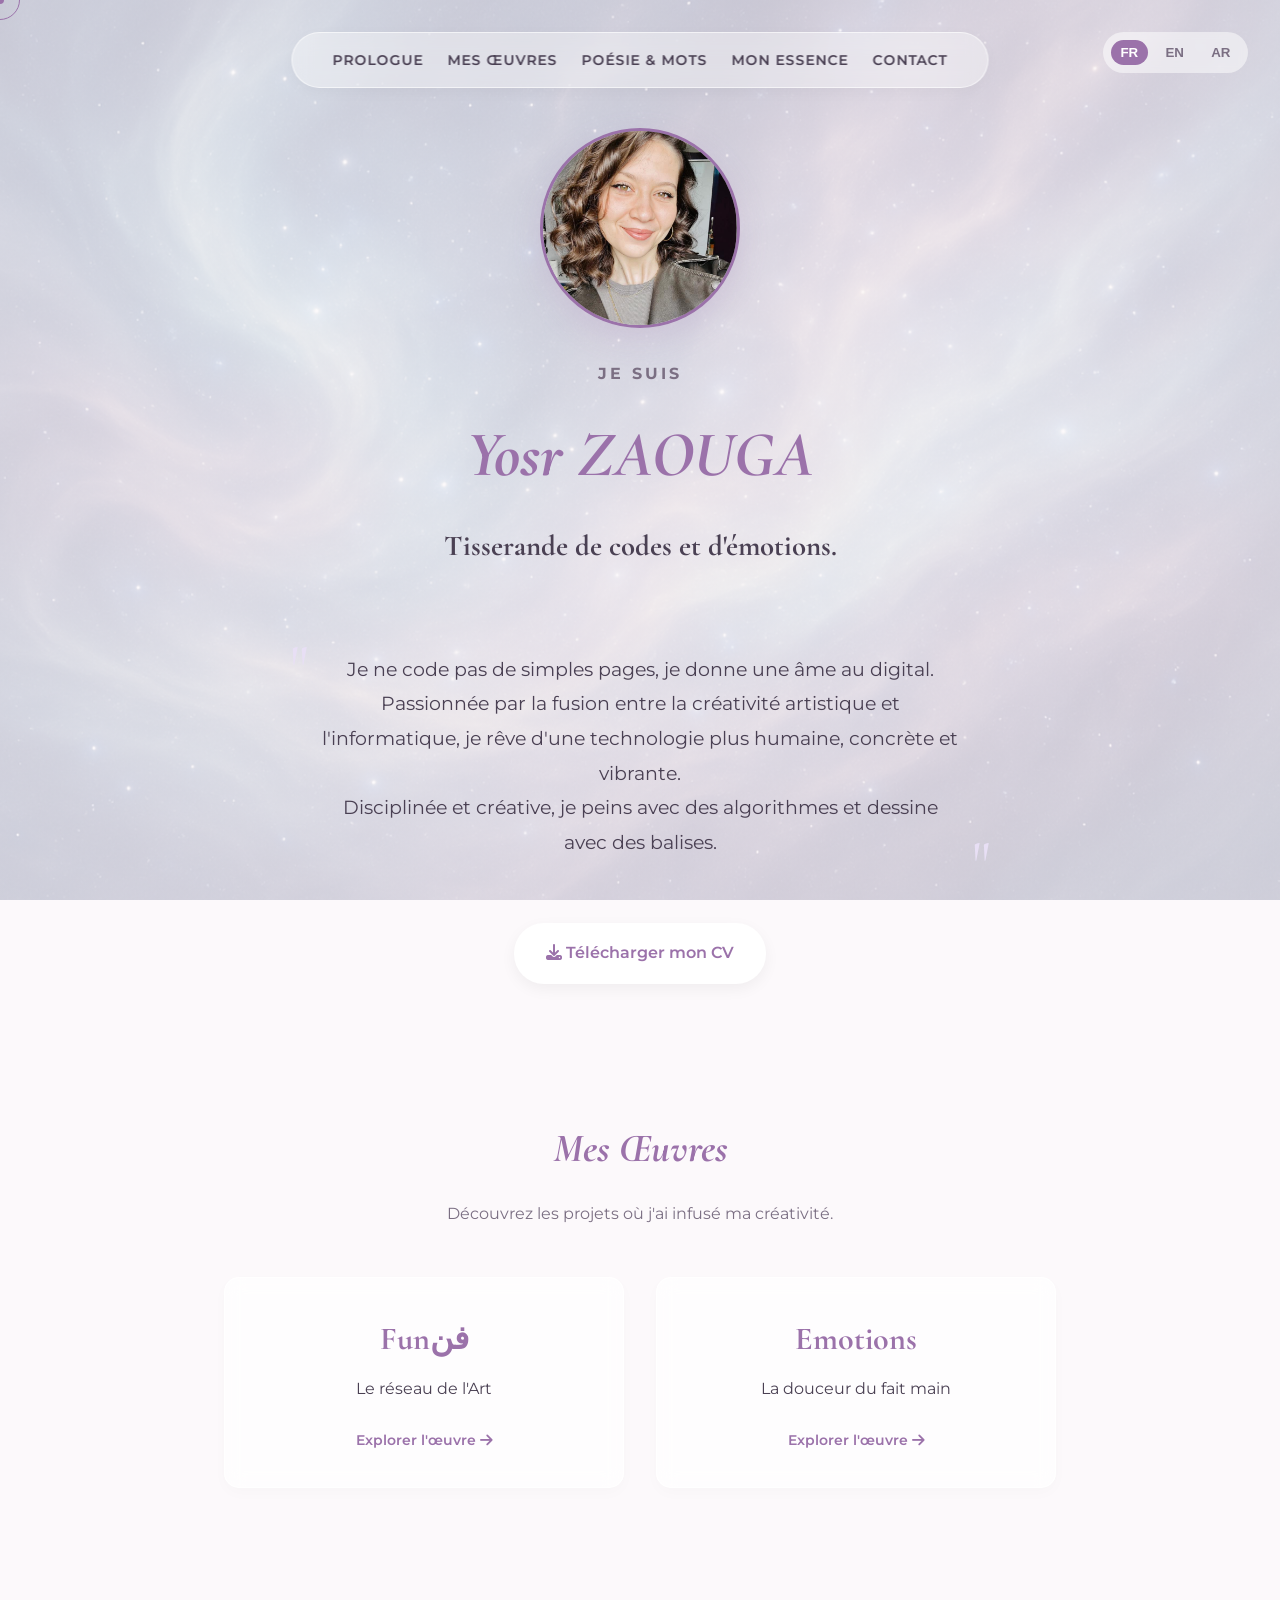
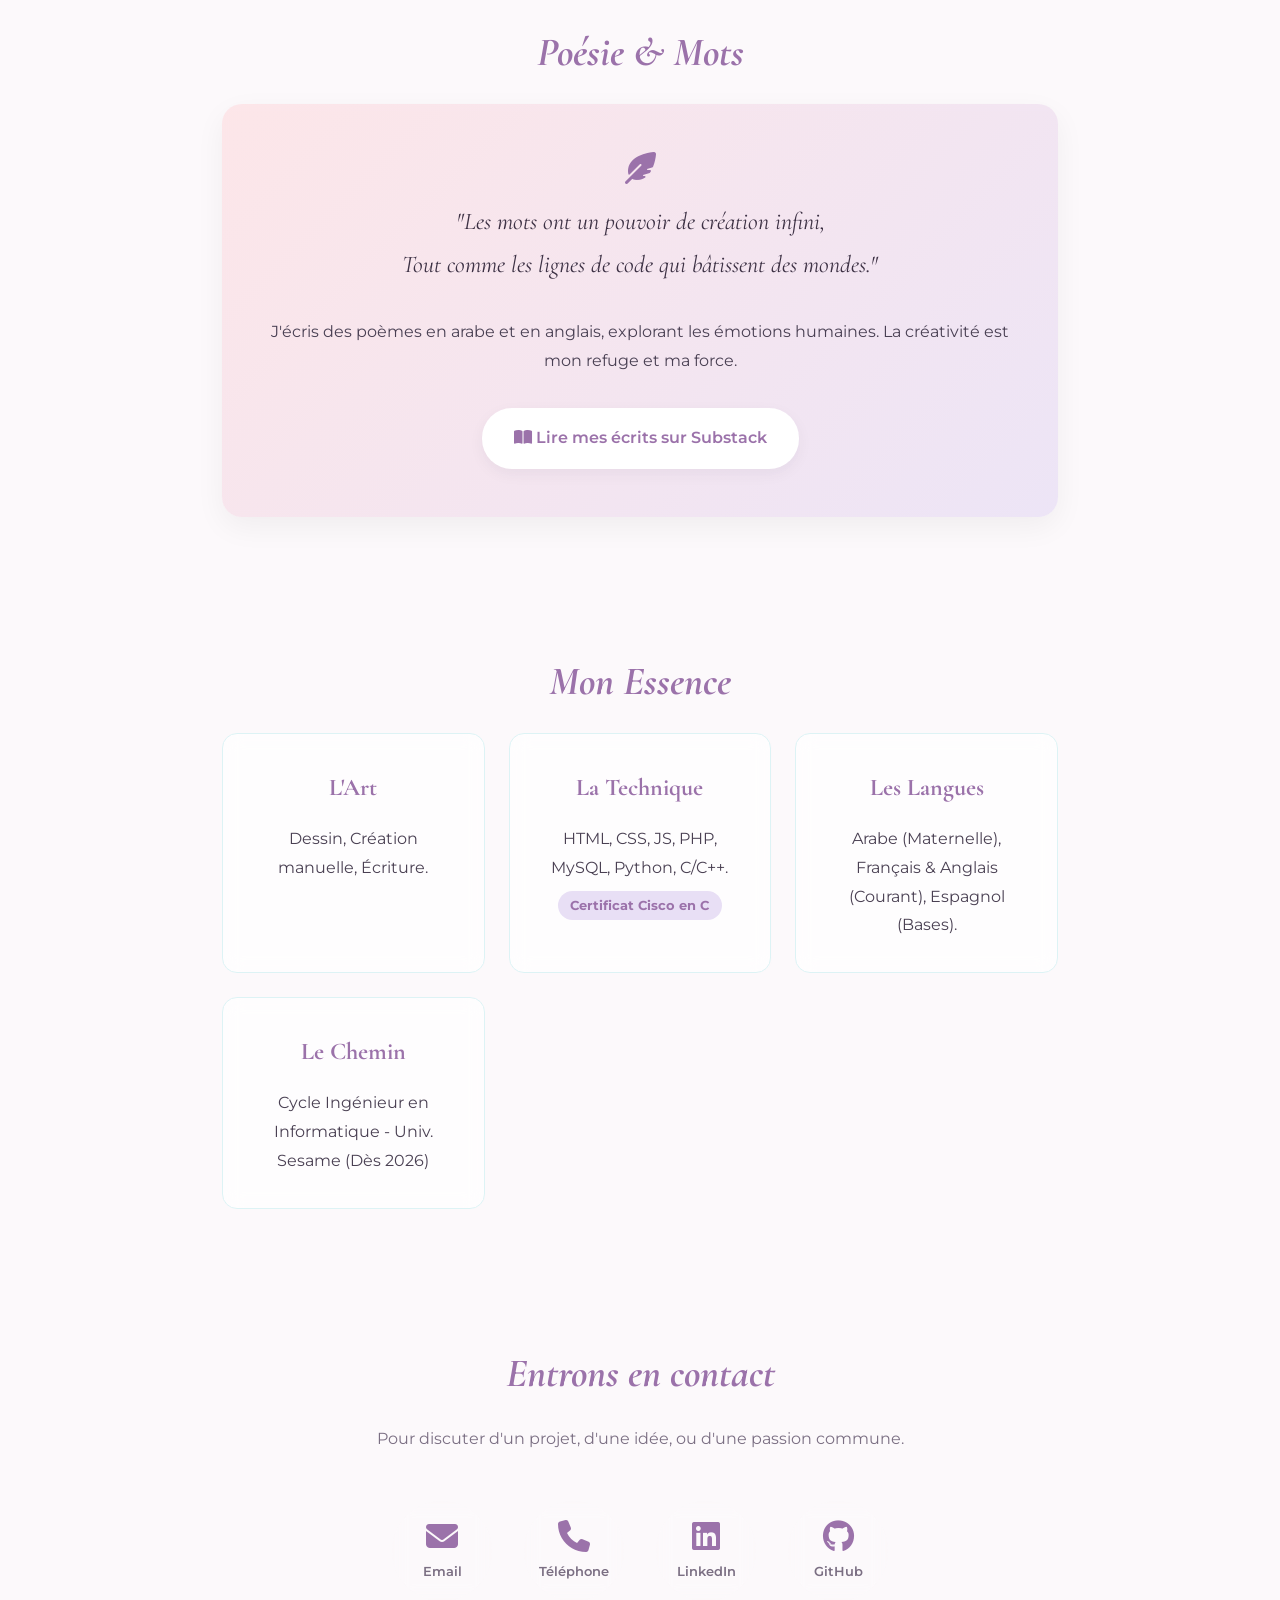
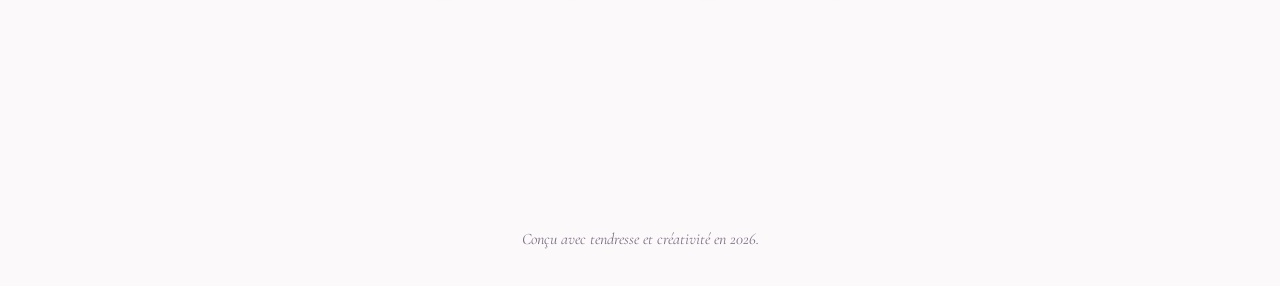
<file: index.html>
<!DOCTYPE html>
<html lang="fr" dir="ltr">
<head>
    <meta charset="UTF-8">
    <meta name="viewport" content="width=device-width, initial-scale=1.0">
    <title>Mon Univers Créatif</title>
    <link href="https://fonts.googleapis.com/css2?family=Cairo:wght@300;400;600&family=Cormorant+Garamond:ital,wght@0,400;0,600;1,400&family=Montserrat:wght@300;400;600&display=swap" rel="stylesheet">
    <link rel="stylesheet" href="https://cdnjs.cloudflare.com/ajax/libs/font-awesome/6.4.0/css/all.min.css">
    <link rel="stylesheet" href="style.css">
</head>
<body>
    <!-- Custom Cursor -->
    <div class="cursor-dot"></div>
    <div class="cursor-outline"></div>

    <!-- Language Switcher -->
    <div class="lang-switcher">
        <button class="lang-btn active" data-lang="fr">FR</button>
        <button class="lang-btn" data-lang="en">EN</button>
        <button class="lang-btn" data-lang="ar">AR</button>
    </div>

    <!-- Decorative background elements -->
    <div class="pastel-blob blob-top-left"></div>
    <div class="pastel-blob blob-bottom-right"></div>
    <div class="pastel-blob blob-center"></div>

    <!-- Hamburger Menu Button (mobile) -->
    <button class="hamburger" aria-label="Menu">
        <span></span><span></span><span></span>
    </button>

    <nav class="poetic-nav">
        <ul>
            <li><a href="#prologue" data-i18n="nav1">Prologue</a></li>
            <li><a href="#oeuvres" data-i18n="nav2">Mes Œuvres</a></li>
            <li><a href="#poesie" data-i18n="nav3">Poésie & Mots</a></li>
            <li><a href="#essence" data-i18n="nav4">Mon Essence</a></li>
            <li><a href="#contact" data-i18n="nav5">Contact</a></li>
        </ul>
    </nav>

    <main class="story-container">
        <!-- Photo and Intro Section -->
        <section id="prologue" class="chapter">
            <div class="profile-photo-container">
                <img src="ma-photo.jpeg" class="profile-img" alt="Mon portrait">
            </div>
            
            <h1 class="title-poetic">
                <span class="small-text" data-i18n="iam">Je suis</span>
                <span class="name-text">Yosr ZAOUGA</span>
                <span class="role-text" data-i18n="role">Tisserande de codes et d'émotions.</span>
            </h1>
            
            <div class="verse">
                <p data-i18n="verse1">Je ne code pas de simples pages, je donne une âme au digital.</p>
                <p data-i18n="verse2">Passionnée par la fusion entre la créativité artistique et l'informatique, je rêve d'une technologie plus humaine, concrète et vibrante.</p>
                <p data-i18n="verse3">Disciplinée et créative, je peins avec des algorithmes et dessine avec des balises.</p>
            </div>

            <div class="action-buttons">
                <!-- Lien vers ton CV en PDF -->
                <a href="mon_cv.pdf" target="_blank" class="btn-poetic" data-i18n="btnCv">
                    <i class="fa-solid fa-download"></i> Télécharger mon CV
                </a>
            </div>
        </section>

        <!-- Projects Section -->
        <section id="oeuvres" class="chapter">
            <h2 class="chapter-title" data-i18n="oeuvresTitle">Mes Œuvres</h2>
            <p class="chapter-intro" data-i18n="oeuvresIntro">Découvrez les projets où j'ai infusé ma créativité.</p>
            
            <div class="gallery">
                <a href="funfen.html" class="art-frame">
                    <div class="frame-content">
                        <h3>Funفن</h3>
                        <p class="subtitle" data-i18n="funfenSub">Le réseau de l'Art</p>
                        <span class="discover-link" data-i18n="explore">Explorer l'œuvre <i class="fa-solid fa-arrow-right"></i></span>
                    </div>
                </a>

                <a href="emotions.html" class="art-frame">
                    <div class="frame-content">
                        <h3>Emotions</h3>
                        <p class="subtitle" data-i18n="emotionsSub">La douceur du fait main</p>
                        <span class="discover-link" data-i18n="explore">Explorer l'œuvre <i class="fa-solid fa-arrow-right"></i></span>
                    </div>
                </a>
            </div>
        </section>

        <!-- Poetry / Substack Section -->
        <section id="poesie" class="chapter">
            <h2 class="chapter-title" data-i18n="poesieTitle">Poésie et Mots</h2>
            <div class="poetry-box">
                <i class="fa-solid fa-feather-pointed icon-feather"></i>
                <p class="poem-extract" data-i18n="poem">
                    "Les mots ont un pouvoir de création infini,<br>
                    Tout comme les lignes de code qui bâtissent des mondes."
                </p>
                <p data-i18n="poesieDesc">J'écris des poèmes en arabe et en anglais, explorant les émotions humaines. La créativité est mon refuge et ma force.</p>
                
                <a href="https://substack.com/@yosrzaouga?r=88w36p&utm_medium=ios&utm_source=stories&shareImageVariant=image" target="_blank" class="btn-poetic" data-i18n="btnSubstack">
                    <i class="fa-solid fa-book-open"></i> Lire mes écrits sur Substack
                </a>
            </div>
        </section>

        <!-- Skills and Education (Essence) Section -->
        <section id="essence" class="chapter">
            <h2 class="chapter-title" data-i18n="essenceTitle">Mon Essence</h2>
            <div class="essence-grid">
                <div class="essence-card">
                    <h3 data-i18n="art"><i class="fa-solid fa-wand-magic-sparkles"></i> L'Art</h3>
                    <p data-i18n="artDesc">Dessin, Création manuelle, Écriture.</p>
                </div>
                <a href="certifications.html" class="essence-card clickable-card">
                    <h3 data-i18n="tech"><i class="fa-solid fa-code"></i> La Technique</h3>
                    <p>HTML, CSS, JS, PHP, MySQL, Python, C/C++.</p>
                    <p class="badge">Certificat Cisco en C</p>
                </a>
                <div class="essence-card">
                    <h3 data-i18n="langTitle"><i class="fa-solid fa-language"></i> Les Langues</h3>
                    <p data-i18n="langDesc">Arabe (Maternelle), Français & Anglais (Courant), Espagnol (Bases).</p>
                </div>
                <div class="essence-card">
                    <h3 data-i18n="path"><i class="fa-solid fa-graduation-cap"></i> Le Chemin</h3>
                    <p data-i18n="pathDesc">Cycle Ingénieur en Informatique - Univ. Sesame (Dès 2026)</p>
                </div>
            </div>
        </section>

        <!-- Contact Section -->
        <section id="contact" class="chapter">
            <h2 class="chapter-title" data-i18n="contactTitle">Entrons en contact</h2>
            <p class="chapter-intro" data-i18n="contactIntro">Pour discuter d'un projet, d'une idée, ou d'une passion commune.</p>
            
            <div class="contact-grid">
                <a href="mailto:zaouga.yosr1@gmail.com" class="contact-item">
                    <i class="fa-solid fa-envelope"></i>
                    <span>Email</span>
                </a>
                <a href="tel:+21651198434" class="contact-item">
                    <i class="fa-solid fa-phone"></i>
                    <span>Téléphone</span>
                </a>
                <a href="https://www.linkedin.com/in/yosr-z-2aa70a371?utm_source=share_via&utm_content=profile&utm_medium=member_ios" target="_blank" class="contact-item">
                    <i class="fa-brands fa-linkedin"></i>
                    <span>LinkedIn</span>
                </a>
                <a href="https://github.com/yosr-zg" target="_blank" class="contact-item">
                    <i class="fa-brands fa-github"></i>
                    <span>GitHub</span>
                </a>
            </div>
        </section>
    </main>

    <footer class="poetic-footer">
        <p data-i18n="footer">Conçu avec tendresse et créativité en 2026.</p>
    </footer>

    <script src="script.js"></script>
    <script src="i18n.js"></script>
</body>
</html>
</file>
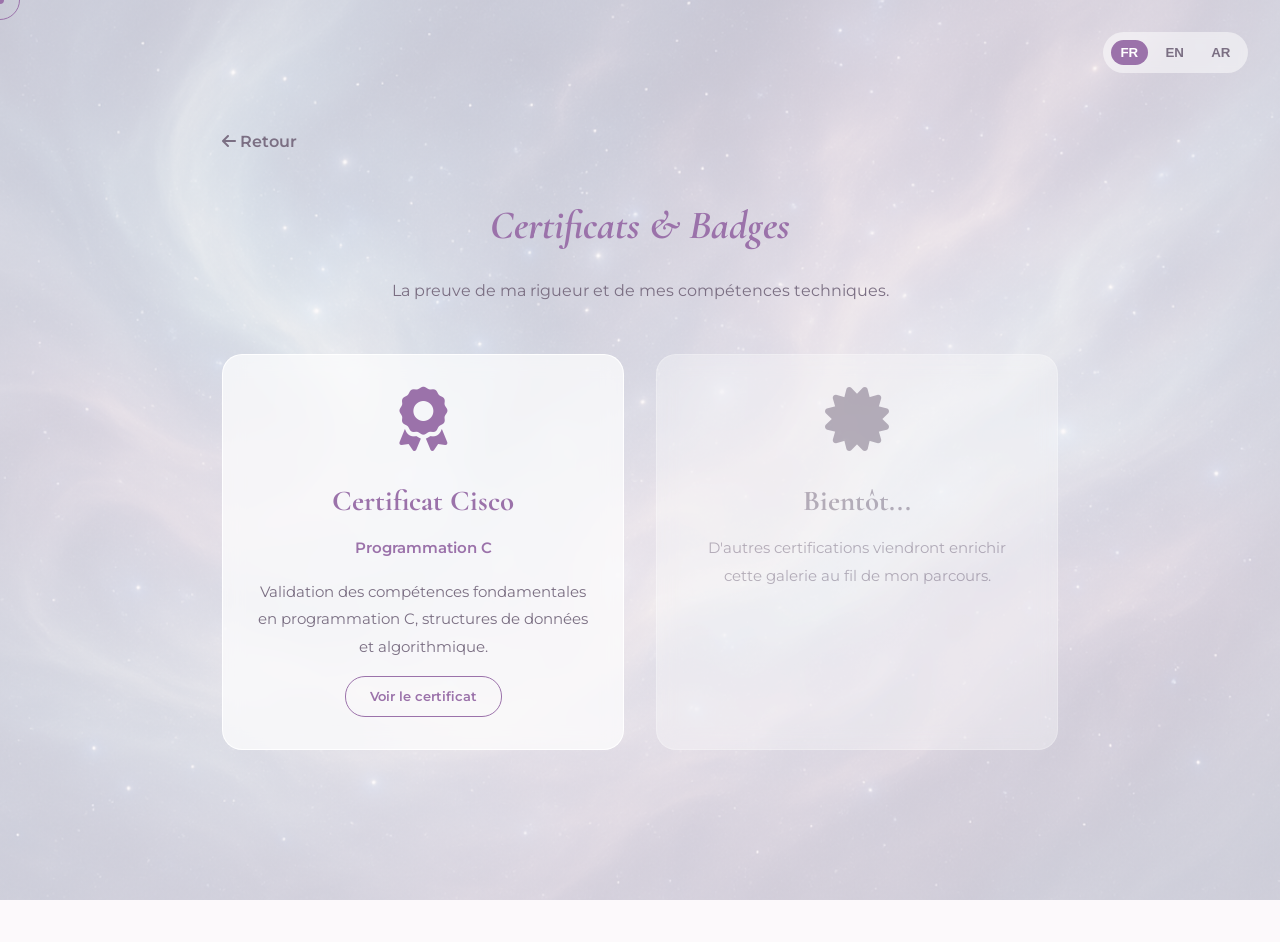
<file: certifications.html>
<!DOCTYPE html>
<html lang="fr" dir="ltr">
<head>
    <meta charset="UTF-8">
    <meta name="viewport" content="width=device-width, initial-scale=1.0">
    <title>Certificats & Badges | Portfolio Créatif</title>
    <link href="https://fonts.googleapis.com/css2?family=Cairo:wght@300;400;600&family=Cormorant+Garamond:ital,wght@0,400;0,600;1,400&family=Montserrat:wght@300;400;600&display=swap" rel="stylesheet">
    <link rel="stylesheet" href="https://cdnjs.cloudflare.com/ajax/libs/font-awesome/6.4.0/css/all.min.css">
    <link rel="stylesheet" href="style.css">
    <style>
        .cert-grid {
            display: grid;
            grid-template-columns: repeat(auto-fit, minmax(280px, 1fr));
            gap: 2rem;
            margin-top: 3rem;
        }
        .cert-card {
            background: rgba(255,255,255,0.7);
            backdrop-filter: blur(10px);
            border: 1px solid rgba(255,255,255,0.9);
            border-radius: 20px;
            padding: 2rem;
            text-align: center;
            transition: transform 0.3s, border-color 0.3s;
        }
        .cert-card:hover {
            transform: translateY(-10px);
            border-color: var(--accent-purple);
            box-shadow: 0 10px 30px rgba(155, 114, 170, 0.2);
        }
        .cert-icon {
            font-size: 4rem;
            color: var(--accent-purple);
            margin-bottom: 1.5rem;
        }
        .cert-card h3 {
            font-family: var(--font-serif);
            font-size: 1.8rem;
            color: var(--accent-purple);
            margin-bottom: 0.5rem;
        }
        .cert-card p { color: var(--text-light); font-size: 0.95rem; }
        .cert-link {
            display: inline-block;
            margin-top: 1rem;
            padding: 0.5rem 1.5rem;
            border: 1px solid var(--accent-purple);
            border-radius: 20px;
            text-decoration: none;
            color: var(--accent-purple);
            font-weight: 600;
            font-size: 0.8rem;
            transition: all 0.3s;
        }
        .cert-link:hover { background: var(--accent-purple); color: #fff; }
    </style>
</head>
<body>
    <div class="cursor-dot"></div>
    <div class="cursor-outline"></div>

    <!-- Language Switcher -->
    <div class="lang-switcher">
        <button class="lang-btn" data-lang="fr">FR</button>
        <button class="lang-btn" data-lang="en">EN</button>
        <button class="lang-btn" data-lang="ar">AR</button>
    </div>

    <main class="story-container">
        <a href="index.html#essence" class="back-link" data-i18n="backLink"><i class="fa-solid fa-arrow-left"></i> Retour</a>

        <div class="chapter visible">
            <header style="text-align: center; margin-bottom: 2rem;">
                <h1 class="chapter-title" data-i18n="pageTitle">Certificats & Badges</h1>
                <p class="chapter-intro" data-i18n="pageIntro">La preuve de ma rigueur et de mes compétences techniques.</p>
            </header>

            <div class="cert-grid">
                <div class="cert-card">
                    <i class="fa-solid fa-award cert-icon"></i>
                    <h3 data-i18n="certName">Certificat Cisco</h3>
                    <p style="font-weight: 600; color: var(--accent-purple);" data-i18n="certSub">Programmation C</p>
                    <p style="margin-top: 1rem;" data-i18n="certDesc">Validation des compétences fondamentales en programmation C, structures de données et algorithmique.</p>
                    <a href="c_certif.pdf" target="_blank" class="cert-link" data-i18n="certBtn">Voir le certificat</a>
                </div>

                <div class="cert-card" style="opacity: 0.5;">
                    <i class="fa-solid fa-certificate cert-icon" style="color: var(--text-light);"></i>
                    <h3 style="color: var(--text-light);" data-i18n="soonTitle">Bientôt...</h3>
                    <p data-i18n="soonText">D'autres certifications viendront enrichir cette galerie au fil de mon parcours.</p>
                </div>
            </div>
        </div>
    </main>

    <script src="script.js"></script>
    <script src="i18n.js"></script>
</body>
</html>
</file>
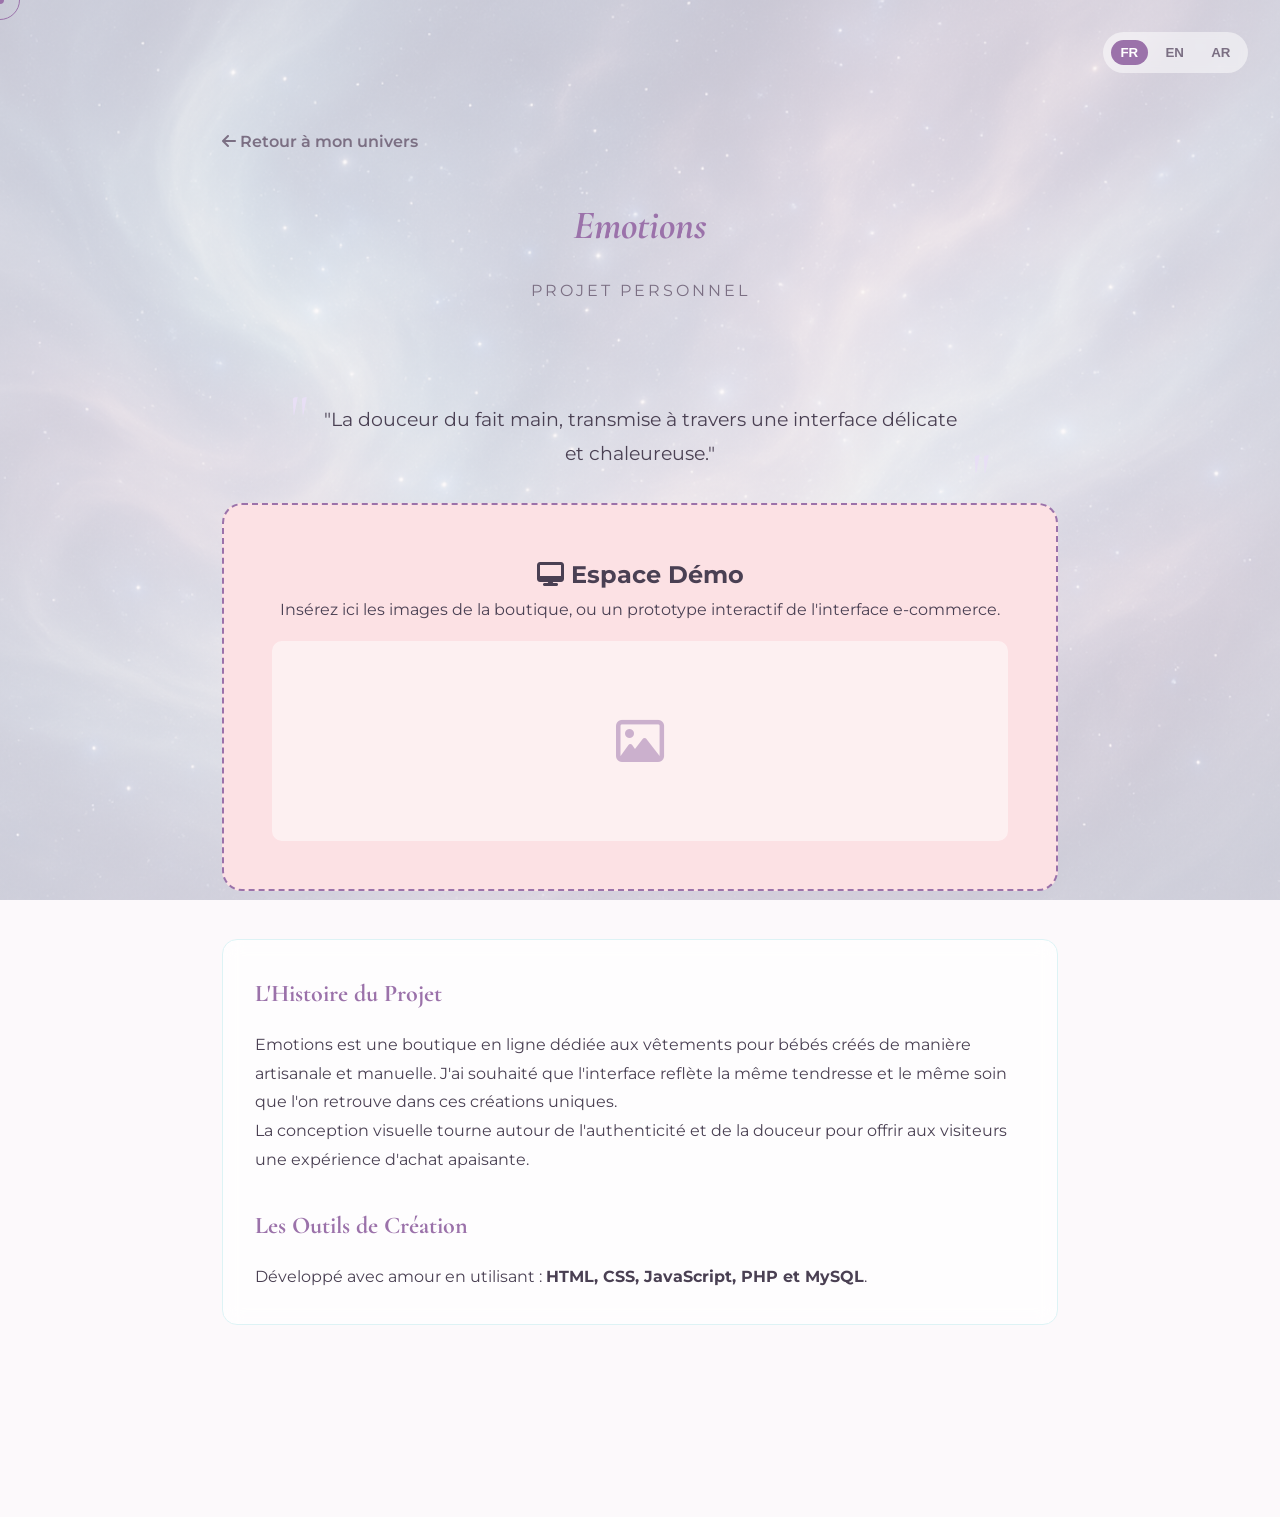
<file: emotions.html>
<!DOCTYPE html>
<html lang="fr" dir="ltr">
<head>
    <meta charset="UTF-8">
    <meta name="viewport" content="width=device-width, initial-scale=1.0">
    <title>Projet Emotions | Portfolio Créatif</title>
    <link rel="stylesheet" href="style.css">
    <link href="https://fonts.googleapis.com/css2?family=Cairo:wght@300;400;600&family=Cormorant+Garamond:ital,wght@0,400;0,600;1,400&family=Montserrat:wght@300;400;600&display=swap" rel="stylesheet">
    <link rel="stylesheet" href="https://cdnjs.cloudflare.com/ajax/libs/font-awesome/6.4.0/css/all.min.css">
    <style>
        .project-header { text-align: center; margin-bottom: 4rem; }
        .project-demo { background: var(--pastel-pink); padding: 3rem; border-radius: 20px; margin-bottom: 3rem; text-align: center; border: 2px dashed var(--accent-purple); }
    </style>
</head>
<body>
    <div class="cursor-dot"></div>
    <div class="cursor-outline"></div>

    <!-- Language Switcher -->
    <div class="lang-switcher">
        <button class="lang-btn" data-lang="fr">FR</button>
        <button class="lang-btn" data-lang="en">EN</button>
        <button class="lang-btn" data-lang="ar">AR</button>
    </div>

    <main class="story-container">
        <a href="index.html" class="back-link" data-i18n="backLink"><i class="fa-solid fa-arrow-left"></i> Retour à mon univers</a>

        <div class="chapter visible">
            <header class="project-header">
                <h1 class="chapter-title">Emotions</h1>
                <p class="small-text" data-i18n="projectDate">Projet personnel</p>
            </header>

            <div class="verse">
                <p data-i18n="projectQuote">"La douceur du fait main, transmise à travers une interface délicate et chaleureuse."</p>
            </div>

            <div class="project-demo">
                <h2 data-i18n="demoTitle"><i class="fa-solid fa-desktop"></i> Espace Démo</h2>
                <p data-i18n="demoText">Insérez ici les images de la boutique, ou un prototype interactif de l'interface e-commerce.</p>
                <div style="height: 200px; display: flex; align-items: center; justify-content: center; background: rgba(255,255,255,0.5); margin-top: 1rem; border-radius: 10px;">
                    <i class="fa-regular fa-image fa-3x" style="color: var(--accent-purple); opacity: 0.5;"></i>
                </div>
            </div>

            <div class="essence-grid" style="grid-template-columns: 1fr;">
                <div class="essence-card" style="text-align: left;">
                    <h3 data-i18n="historyTitle">L'Histoire du Projet</h3>
                    <p data-i18n="historyText">Emotions est une boutique en ligne dédiée aux vêtements pour bébés créés de manière artisanale et manuelle. J'ai souhaité que l'interface reflète la même tendresse et le même soin que l'on retrouve dans ces créations uniques.</p>
                    <p data-i18n="historyText2">La conception visuelle tourne autour de l'authenticité et de la douceur pour offrir aux visiteurs une expérience d'achat apaisante.</p>
                    <br>
                    <h3 data-i18n="toolsTitle">Les Outils de Création</h3>
                    <p data-i18n="toolsText">Développé avec amour en utilisant : <strong>HTML, CSS, JavaScript, PHP et MySQL</strong>.</p>
                </div>
            </div>
        </div>
    </main>

    <script src="script.js"></script>
    <script src="i18n.js"></script>
</body>
</html>
</file>
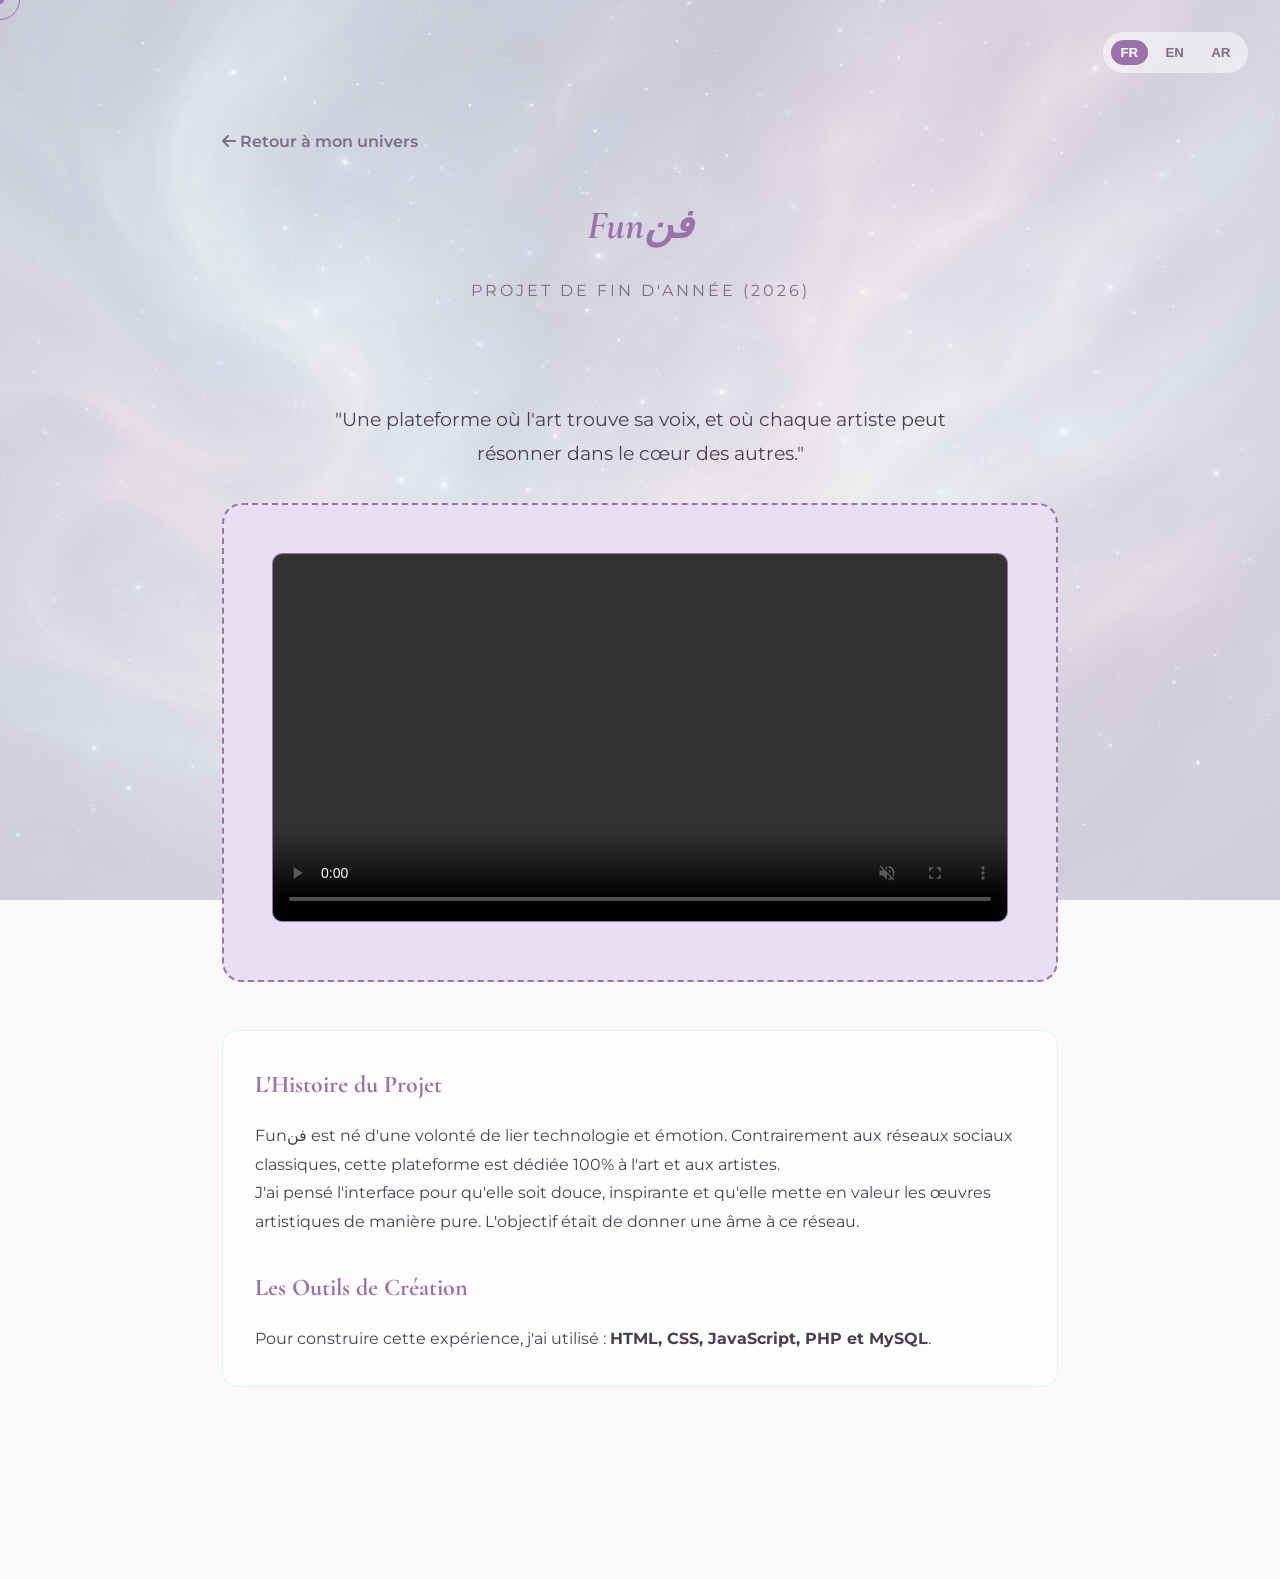
<file: funfen.html>
<!DOCTYPE html>
<html lang="fr" dir="ltr">
<head>
    <meta charset="UTF-8">
    <meta name="viewport" content="width=device-width, initial-scale=1.0">
    <title>Projet Funفن | Portfolio Créatif</title>
    <link rel="stylesheet" href="style.css">
    <link href="https://fonts.googleapis.com/css2?family=Cairo:wght@300;400;600&family=Cormorant+Garamond:ital,wght@0,400;0,600;1,400&family=Montserrat:wght@300;400;600&display=swap" rel="stylesheet">
    <link rel="stylesheet" href="https://cdnjs.cloudflare.com/ajax/libs/font-awesome/6.4.0/css/all.min.css">
    <style>
        .project-header { text-align: center; margin-bottom: 4rem; }
        .project-demo { background: var(--pastel-purple); padding: 3rem; border-radius: 20px; margin-bottom: 3rem; text-align: center; border: 2px dashed var(--accent-purple); }
    </style>
</head>
<body>
    <div class="cursor-dot"></div>
    <div class="cursor-outline"></div>

    <!-- Language Switcher -->
    <div class="lang-switcher">
        <button class="lang-btn" data-lang="fr">FR</button>
        <button class="lang-btn" data-lang="en">EN</button>
        <button class="lang-btn" data-lang="ar">AR</button>
    </div>

    <main class="story-container">
        <a href="index.html" class="back-link" data-i18n="backLink"><i class="fa-solid fa-arrow-left"></i> Retour à mon univers</a>

        <div class="chapter visible">
            <header class="project-header">
                <h1 class="chapter-title">Funفن</h1>
                <p class="small-text" data-i18n="projectDate">Projet de fin d'année (2026)</p>
            </header>

            <div class="verse">
                <p data-i18n="projectQuote">"Une plateforme où l'art trouve sa voix, et où chaque artiste peut résonner dans le cœur des autres."</p>
            </div>

            <div class="project-demo">
                <video src="video-demo.mp4" controls muted style="width: 100%; border-radius: 10px; border: 1px solid var(--accent-purple);"></video>
            </div>

            <div class="essence-grid" style="grid-template-columns: 1fr;">
                <div class="essence-card" style="text-align: left;">
                    <h3 data-i18n="historyTitle">L'Histoire du Projet</h3>
                    <p data-i18n="historyText">Funفن est né d'une volonté de lier technologie et émotion. Contrairement aux réseaux sociaux classiques, cette plateforme est dédiée 100% à l'art et aux artistes.</p>
                    <p data-i18n="historyText2">J'ai pensé l'interface pour qu'elle soit douce, inspirante et qu'elle mette en valeur les œuvres artistiques de manière pure. L'objectif était de donner une âme à ce réseau.</p>
                    <br>
                    <h3 data-i18n="toolsTitle">Les Outils de Création</h3>
                    <p data-i18n="toolsText">Pour construire cette expérience, j'ai utilisé : <strong>HTML, CSS, JavaScript, PHP et MySQL</strong>.</p>
                </div>
            </div>
        </div>
    </main>

    <script src="script.js"></script>
    <script src="i18n.js"></script>
</body>
</html>
</file>
<file: style.css>
:root {
    /* Pastel & Poetic Palette */
    --bg-color: #fcf9fb;
    --pastel-purple: #e8dff5;
    --pastel-pink: #fce1e4;
    --pastel-blue: #ddf3f5;
    --text-main: #4a4053;
    --text-light: #7b6f83;
    --accent-purple: #9b72aa;
    
    --font-serif: 'Cormorant Garamond', serif;
    --font-sans: 'Montserrat', sans-serif;
    --font-ar: 'Cairo', sans-serif;
}

* {
    margin: 0;
    padding: 0;
    box-sizing: border-box;
    cursor: none;
}

html {
    scroll-behavior: smooth;
}

body {
    background-color: var(--bg-color);
    /* Image en fond avec un léger voile blanc/pastel pour garder le texte sombre très lisible */
    background-image: linear-gradient(rgba(252, 249, 251, 0.7), rgba(252, 249, 251, 0.7)), url('background.webp');
    background-size: cover;
    background-position: center;
    background-attachment: fixed;
    background-repeat: no-repeat;

    color: var(--text-main);
    font-family: var(--font-sans);
    line-height: 1.8;
    overflow-x: hidden;
    position: relative;
    transition: direction 0.3s ease;
}

/* Arabic RTL support */
[dir="rtl"] body {
    font-family: var(--font-ar);
}
[dir="rtl"] .title-poetic, 
[dir="rtl"] .chapter-title, 
[dir="rtl"] .poem-extract, 
[dir="rtl"] .verse::before, 
[dir="rtl"] .verse::after, 
[dir="rtl"] .name-text {
    font-family: var(--font-ar);
}

/* Custom Cursor */
.cursor-dot {
    width: 8px;
    height: 8px;
    background-color: var(--accent-purple);
    border-radius: 50%;
    position: fixed;
    top: 0; left: 0;
    transform: translate(-50%, -50%);
    pointer-events: none;
    z-index: 9999;
}

.cursor-outline {
    width: 40px;
    height: 40px;
    border: 1px solid var(--accent-purple);
    border-radius: 50%;
    position: fixed;
    top: 0; left: 0;
    transform: translate(-50%, -50%);
    pointer-events: none;
    z-index: 9998;
    transition: width 0.2s, height 0.2s, background-color 0.2s;
}

/* Language Switcher */
.lang-switcher {
    position: fixed;
    top: 2rem;
    right: 2rem;
    display: flex;
    gap: 0.5rem;
    z-index: 1001;
    background: rgba(255, 255, 255, 0.5);
    padding: 0.5rem;
    border-radius: 30px;
    backdrop-filter: blur(5px);
}

.lang-btn {
    background: transparent;
    border: none;
    color: var(--text-light);
    font-weight: 600;
    cursor: none;
    padding: 0.3rem 0.6rem;
    border-radius: 20px;
    transition: all 0.3s;
}

.lang-btn.active, .lang-btn:hover {
    background: var(--accent-purple);
    color: white;
}

[dir="rtl"] .lang-switcher {
    right: auto;
    left: 2rem;
}

/* Background Blobs (Removed since we have an image, but kept structure to not break things) */
.pastel-blob {
    display: none;
}

/* Poetic Navigation */
.poetic-nav {
    position: fixed;
    top: 2rem;
    left: 50%;
    transform: translateX(-50%);
    background: rgba(255, 255, 255, 0.4);
    backdrop-filter: blur(10px);
    border: 1px solid rgba(255,255,255,0.6);
    padding: 0.8rem 2.5rem;
    border-radius: 50px;
    z-index: 1000;
    box-shadow: 0 4px 15px rgba(0,0,0,0.03);
    white-space: nowrap;
}

.poetic-nav ul {
    list-style: none;
    display: flex;
    gap: 1.5rem;
}

.poetic-nav a {
    text-decoration: none;
    color: var(--text-main);
    font-size: 0.9rem;
    text-transform: uppercase;
    letter-spacing: 1px;
    font-weight: 600;
    transition: color 0.3s;
}

.poetic-nav a:hover {
    color: var(--accent-purple);
}

/* Story Container */
.story-container {
    max-width: 900px;
    margin: 0 auto;
    padding: 8rem 2rem 4rem;
}

.chapter {
    margin-bottom: 8rem;
    opacity: 0;
    transform: translateY(30px);
    transition: all 1s ease-out;
}

.chapter.visible {
    opacity: 1;
    transform: translateY(0);
}

/* Profile Photo */
.profile-photo-container {
    display: flex;
    justify-content: center;
    margin-bottom: 2rem;
}

.photo-placeholder {
    width: 200px;
    height: 200px;
    border-radius: 50%;
    background: rgba(255,255,255,0.6);
    display: flex;
    flex-direction: column;
    align-items: center;
    justify-content: center;
    color: var(--accent-purple);
    border: 3px dashed var(--accent-purple);
    box-shadow: 0 10px 30px rgba(155, 114, 170, 0.2);
    backdrop-filter: blur(5px);
}

.profile-img {
    width: 200px;
    height: 200px;
    border-radius: 50%;
    object-fit: cover;
    border: 3px solid var(--accent-purple);
    box-shadow: 0 10px 30px rgba(155, 114, 170, 0.2);
}

.photo-placeholder i {
    font-size: 2.5rem;
    margin-bottom: 0.5rem;
}

.photo-placeholder span {
    font-size: 0.8rem;
    text-align: center;
    padding: 0 1rem;
}

/* Titles */
.title-poetic {
    text-align: center;
    display: flex;
    flex-direction: column;
    gap: 0.5rem;
    margin-bottom: 3rem;
}

.small-text {
    font-family: var(--font-sans);
    font-size: 1rem;
    text-transform: uppercase;
    letter-spacing: 3px;
    color: var(--text-light);
}

.name-text {
    font-family: var(--font-serif);
    font-size: 4rem;
    color: var(--accent-purple);
    font-style: italic;
}

.role-text {
    font-family: var(--font-serif);
    font-size: 1.8rem;
    color: var(--text-main);
}

.chapter-title {
    font-family: var(--font-serif);
    font-size: 2.5rem;
    text-align: center;
    color: var(--accent-purple);
    margin-bottom: 1rem;
    font-style: italic;
}

.chapter-intro {
    text-align: center;
    color: var(--text-light);
    margin-bottom: 3rem;
}

/* Buttons */
.btn-poetic {
    display: inline-block;
    margin-top: 2rem;
    padding: 1rem 2rem;
    background: #fff;
    color: var(--accent-purple);
    text-decoration: none;
    border-radius: 30px;
    font-weight: 600;
    transition: all 0.3s;
    box-shadow: 0 5px 15px rgba(0,0,0,0.05);
}

.btn-poetic:hover {
    background: var(--accent-purple);
    color: #fff;
}
.action-buttons { text-align: center; margin-bottom: 4rem; }

/* Verse Text */
.verse {
    text-align: center;
    font-size: 1.2rem;
    color: var(--text-main);
    max-width: 700px;
    margin: 0 auto;
    position: relative;
    padding: 2rem;
}

.verse::before, .verse::after {
    content: '"';
    font-family: var(--font-serif);
    font-size: 4rem;
    color: var(--pastel-purple);
    position: absolute;
}

.verse::before {
    top: -10px;
    left: 0;
}

.verse::after {
    bottom: -30px;
    right: 0;
}
[dir="rtl"] .verse::before { left: auto; right: 0; }
[dir="rtl"] .verse::after { right: auto; left: 0; }

/* Gallery (Projects) */
.gallery {
    display: flex;
    gap: 2rem;
    justify-content: center;
    flex-wrap: wrap;
}

.art-frame {
    text-decoration: none;
    color: inherit;
    background: rgba(255, 255, 255, 0.7);
    border: 1px solid rgba(255, 255, 255, 0.9);
    border-radius: 15px;
    padding: 2rem;
    width: 100%;
    max-width: 400px;
    text-align: center;
    transition: transform 0.4s, box-shadow 0.4s;
    box-shadow: 0 5px 15px rgba(0,0,0,0.02);
    backdrop-filter: blur(10px);
}

.art-frame:hover {
    transform: translateY(-10px);
    box-shadow: 0 15px 35px rgba(155, 114, 170, 0.15);
    background: rgba(255, 255, 255, 0.9);
}

.art-frame h3 {
    font-family: var(--font-serif);
    font-size: 2rem;
    color: var(--accent-purple);
    margin-bottom: 0.5rem;
}

.discover-link {
    display: inline-block;
    margin-top: 1.5rem;
    font-weight: 600;
    color: var(--accent-purple);
    font-size: 0.9rem;
}

/* Poetry Section */
.poetry-box {
    text-align: center;
    background: linear-gradient(135deg, rgba(252, 225, 228, 0.8) 0%, rgba(232, 223, 245, 0.8) 100%);
    padding: 3rem;
    border-radius: 20px;
    color: var(--text-main);
    box-shadow: 0 10px 30px rgba(0,0,0,0.05);
    backdrop-filter: blur(5px);
}

.icon-feather {
    font-size: 2rem;
    color: var(--accent-purple);
    margin-bottom: 1rem;
}

.poem-extract {
    font-family: var(--font-serif);
    font-size: 1.5rem;
    font-style: italic;
    margin-bottom: 2rem;
    color: #3d3144;
}

/* Essence (Skills) Grid */
.essence-grid {
    display: grid;
    grid-template-columns: repeat(auto-fit, minmax(200px, 1fr));
    gap: 1.5rem;
}

.essence-card {
    background: rgba(255,255,255,0.7);
    padding: 2rem;
    border-radius: 15px;
    text-align: center;
    border: 1px solid var(--pastel-blue);
    transition: transform 0.3s;
    backdrop-filter: blur(10px);
}

.essence-card:hover {
    transform: scale(1.05);
}

.essence-card h3 {
    font-family: var(--font-serif);
    font-size: 1.5rem;
    color: var(--accent-purple);
    margin-bottom: 1rem;
}

.essence-card i {
    display: block;
    font-size: 2rem;
    margin-bottom: 0.5rem;
    color: var(--accent-purple);
    opacity: 0.7;
}

.badge {
    display: inline-block;
    background: var(--pastel-purple);
    color: var(--accent-purple);
    padding: 0.2rem 0.8rem;
    border-radius: 20px;
    font-size: 0.8rem;
    font-weight: bold;
    margin-top: 0.5rem;
}

/* Footer */
.poetic-footer { text-align: center; padding: 2rem; font-family: var(--font-serif); color: var(--text-light); font-style: italic; }

/* Clickable Essence Card */
a.essence-card.clickable-card { display: block; text-decoration: none; color: inherit; }
[dir="rtl"] .discover-link .fa-arrow-right::before { content: "\f060"; } /* arrow left in RTL */

/* Contact Grid */
.contact-grid { display: flex; justify-content: center; gap: 2rem; flex-wrap: wrap; max-width: 600px; margin: 0 auto; }
.contact-item {
    background: var(--glass-bg); backdrop-filter: blur(10px); border: 1px solid var(--glass-border);
    border-radius: 50%; width: 100px; height: 100px; display: flex; flex-direction: column;
    align-items: center; justify-content: center; text-decoration: none; color: var(--text-light);
    transition: all 0.3s;
}
.contact-item i { font-size: 2rem; color: var(--accent-purple); margin-bottom: 0.5rem; }
.contact-item span { font-size: 0.8rem; font-weight: 600; }
.contact-item:hover { transform: translateY(-10px); background: rgba(255,255,255,0.1); border-color: var(--accent-purple); color: #fff; }

/* Project pages specific */
.project-demo { background: rgba(232, 223, 245, 0.8); backdrop-filter: blur(10px); padding: 3rem; border-radius: 20px; margin-bottom: 3rem; text-align: center; border: 2px dashed var(--accent-purple); }
.back-link { display: inline-block; margin-bottom: 2rem; color: var(--text-light); text-decoration: none; font-weight: 600; }
.back-link:hover { color: var(--accent-purple); }

/* Hamburger Menu (hidden by default, shown on mobile) */
.hamburger { display: none; background: none; border: none; cursor: pointer; padding: 0.5rem; z-index: 1002; }
.hamburger span { display: block; width: 25px; height: 2px; background: var(--text-main); margin: 5px 0; transition: all 0.3s; border-radius: 2px; }

/* ========================================
   RESPONSIVE — Tablet (max-width: 768px)
   ======================================== */
@media (max-width: 768px) {
    /* Hide custom cursor on touch devices */
    .cursor-dot, .cursor-outline { display: none; }
    * { cursor: auto; }

    /* Nav becomes hamburger */
    .hamburger { display: block; position: fixed; top: 1.2rem; left: 1rem; z-index: 1002; }
    .hamburger.active span:nth-child(1) { transform: rotate(45deg) translate(5px, 5px); }
    .hamburger.active span:nth-child(2) { opacity: 0; }
    .hamburger.active span:nth-child(3) { transform: rotate(-45deg) translate(5px, -5px); }

    .poetic-nav {
        position: fixed;
        top: 0; left: -100%;
        width: 70%; max-width: 280px; height: 100vh;
        border-radius: 0 20px 20px 0;
        padding: 5rem 2rem 2rem;
        flex-direction: column;
        transition: left 0.4s ease;
        background: rgba(255,255,255,0.95);
        backdrop-filter: blur(20px);
        transform: none;
    }
    .poetic-nav.open { left: 0; }
    .poetic-nav ul { flex-direction: column; gap: 1.5rem; }
    .poetic-nav a { font-size: 1rem; }

    [dir="rtl"] .hamburger { left: auto; right: 1rem; }
    [dir="rtl"] .poetic-nav { left: auto; right: -100%; border-radius: 20px 0 0 20px; }
    [dir="rtl"] .poetic-nav.open { right: 0; }

    /* Lang switcher */
    .lang-switcher { top: 1rem; right: 1rem; padding: 0.3rem; }
    .lang-btn { padding: 0.2rem 0.5rem; font-size: 0.8rem; }
    [dir="rtl"] .lang-switcher { right: auto; left: 1rem; }

    /* Container */
    .story-container { padding: 5rem 1.2rem 3rem; }
    .chapter { margin-bottom: 5rem; }

    /* Typography */
    .name-text { font-size: 2.8rem; }
    .role-text { font-size: 1.3rem; }
    .chapter-title { font-size: 2rem; }
    .verse { font-size: 1rem; padding: 1.5rem 1rem; }
    .verse::before, .verse::after { font-size: 3rem; }
    .poem-extract { font-size: 1.2rem; }

    /* Profile photo */
    .profile-img, .photo-placeholder { width: 160px; height: 160px; }

    /* Gallery */
    .gallery { flex-direction: column; align-items: center; }
    .art-frame { max-width: 100%; }

    /* Poetry box */
    .poetry-box { padding: 2rem 1.5rem; }

    /* Essence grid */
    .essence-grid { grid-template-columns: repeat(2, 1fr); gap: 1rem; }
    .essence-card { padding: 1.5rem 1rem; }
    .essence-card h3 { font-size: 1.2rem; }

    /* Contact */
    .contact-grid { gap: 1.2rem; }
    .contact-item { width: 85px; height: 85px; }
    .contact-item i { font-size: 1.5rem; }

    /* Buttons */
    .btn-poetic { padding: 0.8rem 1.5rem; font-size: 0.9rem; }

    /* Project pages */
    .project-demo { padding: 1.5rem; }
}

/* ========================================
   RESPONSIVE — Mobile (max-width: 480px)
   ======================================== */
@media (max-width: 480px) {
    .story-container { padding: 4.5rem 1rem 2rem; }
    .chapter { margin-bottom: 4rem; }

    .name-text { font-size: 2.2rem; }
    .role-text { font-size: 1.1rem; }
    .small-text { font-size: 0.8rem; letter-spacing: 2px; }
    .chapter-title { font-size: 1.6rem; }
    .verse { font-size: 0.95rem; padding: 1.2rem 0.8rem; }
    .verse::before, .verse::after { font-size: 2.5rem; }

    .profile-img, .photo-placeholder { width: 130px; height: 130px; }

    .essence-grid { grid-template-columns: 1fr; }
    .essence-card h3 { font-size: 1.1rem; }

    .contact-grid { gap: 1rem; }
    .contact-item { width: 75px; height: 75px; }
    .contact-item i { font-size: 1.3rem; margin-bottom: 0.3rem; }
    .contact-item span { font-size: 0.7rem; }

    .poetry-box { padding: 1.5rem 1rem; }
    .poem-extract { font-size: 1.1rem; }

    .btn-poetic { padding: 0.7rem 1.2rem; font-size: 0.85rem; }

    .art-frame { padding: 1.5rem; }
    .art-frame h3 { font-size: 1.6rem; }

    .project-demo { padding: 1rem; border-radius: 15px; }
}
</file>
